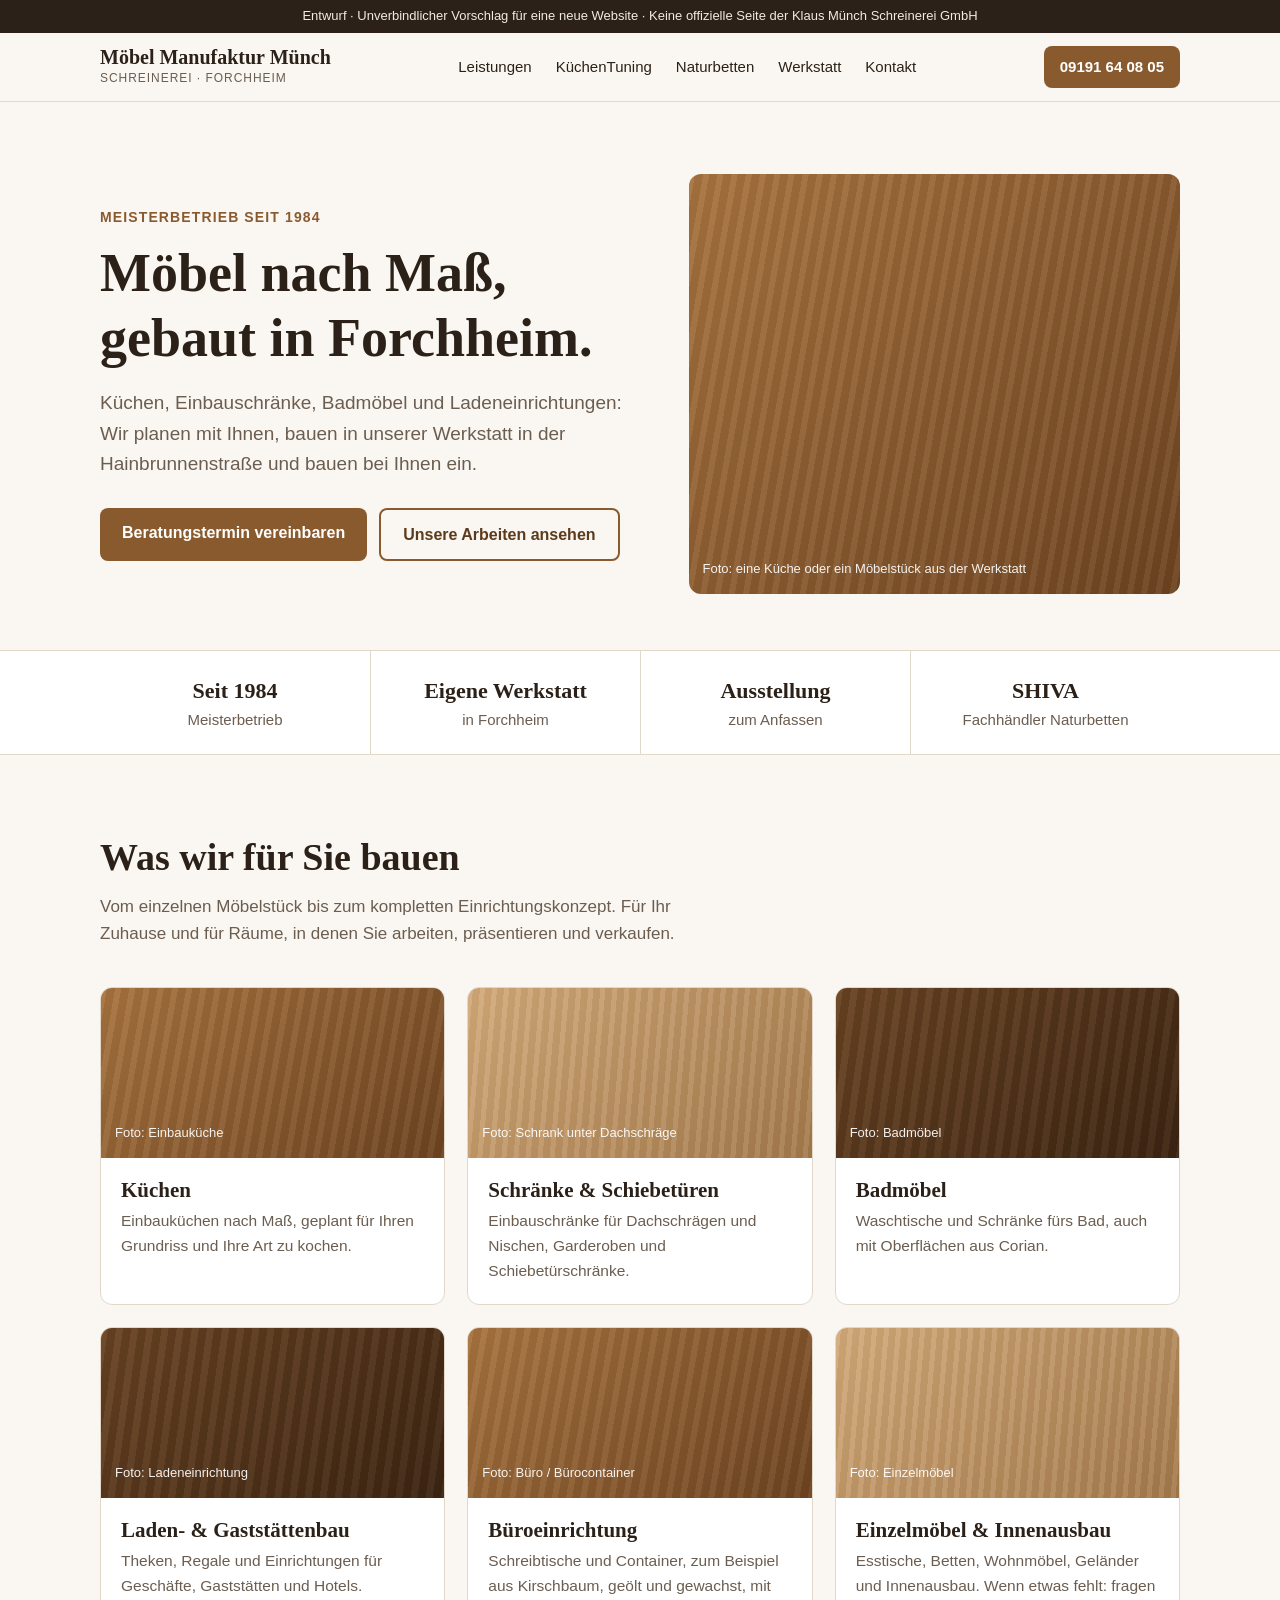
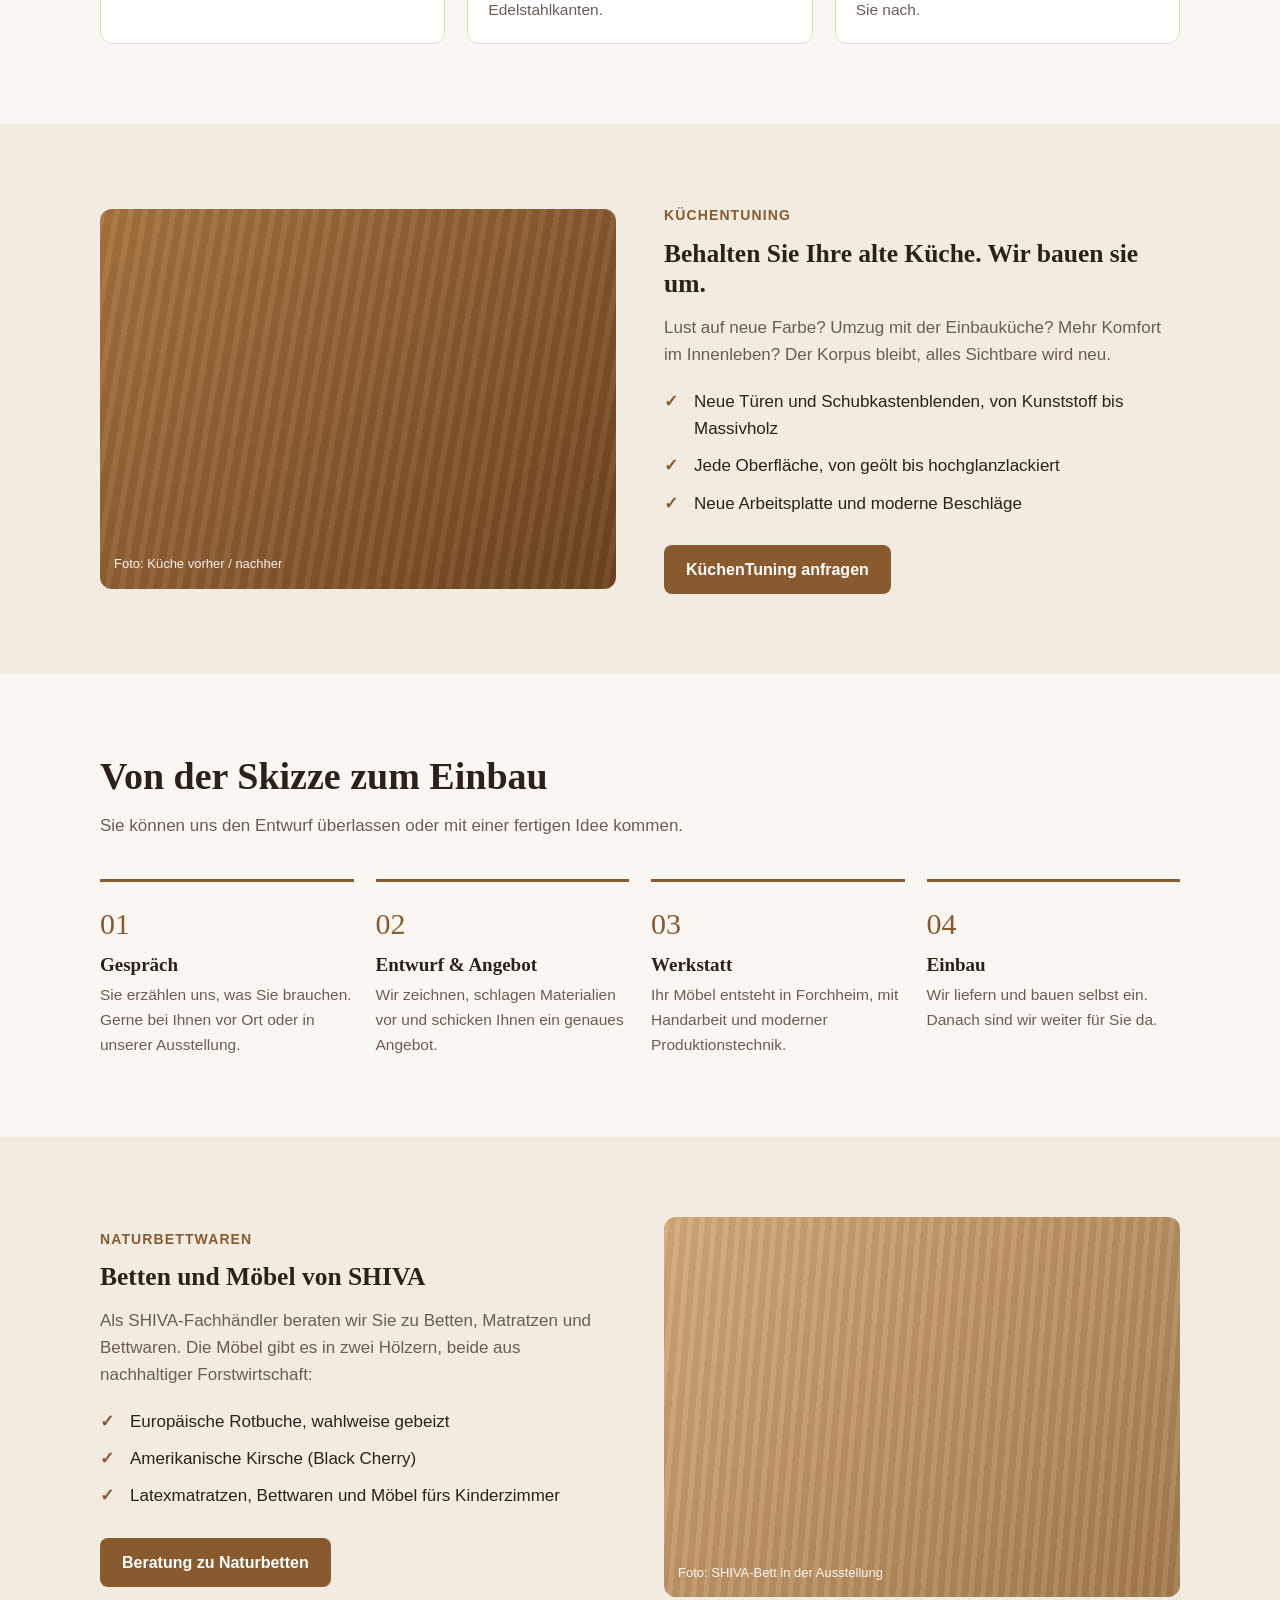
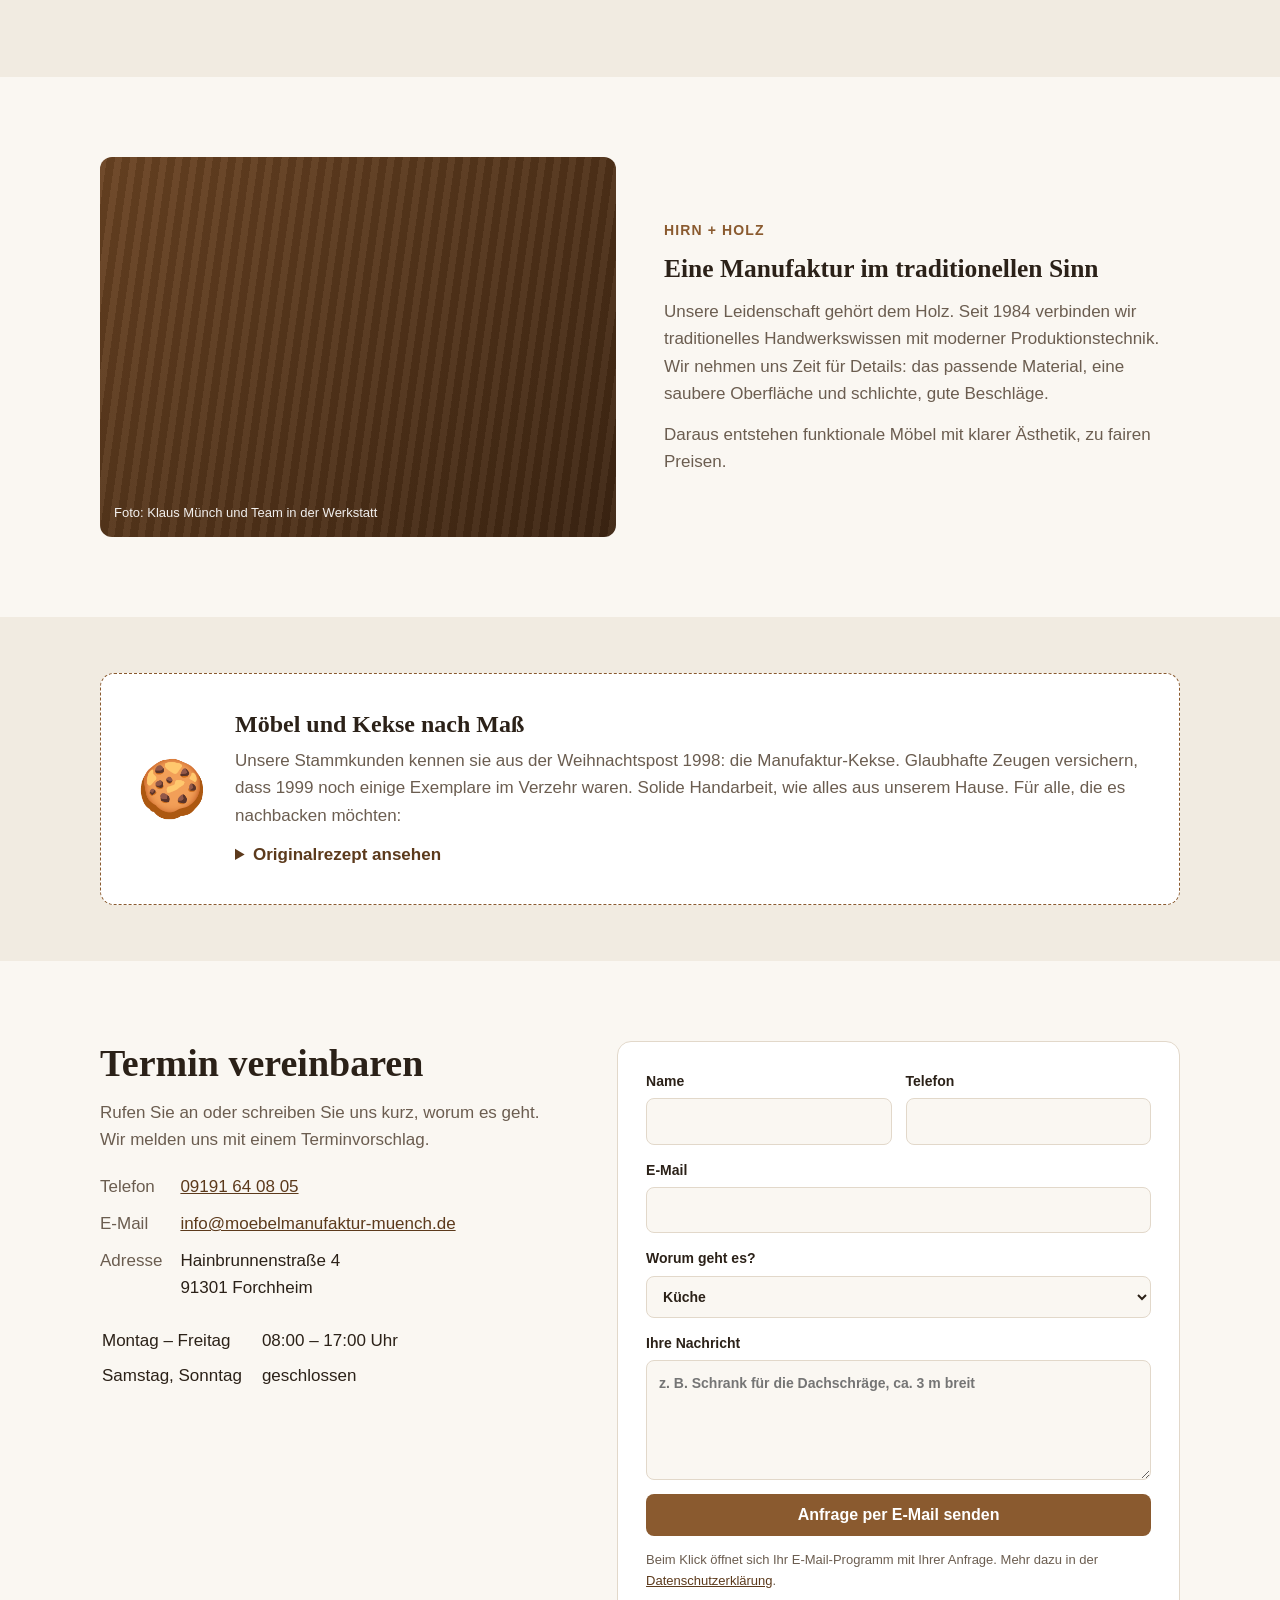
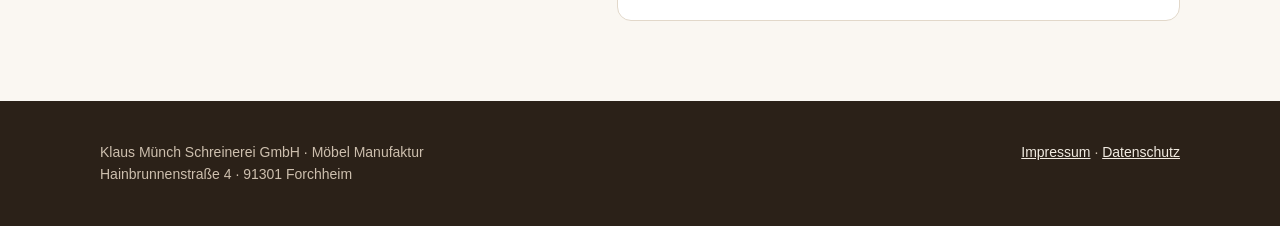
<file: kunden/demos/muench/index.html>
<!doctype html>
<html lang="de">
<head>
<meta charset="utf-8">
<meta name="viewport" content="width=device-width, initial-scale=1">
<title>Möbel Manufaktur Münch – Schreinerei in Forchheim</title>
<meta name="description" content="Meisterbetrieb seit 1984: Möbel nach Maß, Küchen, KüchenTuning, Badmöbel und Ladeneinrichtungen aus unserer Werkstatt in Forchheim.">
<!-- ENTWURF: Demo-Website, keine offizielle Seite der Firma -->
<link rel="stylesheet" href="style.css">
<!-- Seiten-Icon im Browser-Tab (Buchstabe M auf Holzfarbe) -->
<link rel="icon" href="data:image/svg+xml,%3Csvg xmlns='http://www.w3.org/2000/svg' viewBox='0 0 64 64'%3E%3Crect width='64' height='64' rx='12' fill='%238a5a2f'/%3E%3Ctext x='32' y='45' font-family='Georgia,serif' font-size='38' font-weight='700' fill='%23faf7f2' text-anchor='middle'%3EM%3C/text%3E%3C/svg%3E">
<!-- Vorschau beim Teilen (WhatsApp, Facebook usw.) -->
<meta property="og:title" content="Möbel Manufaktur Münch – Schreinerei in Forchheim">
<meta property="og:description" content="Meisterbetrieb seit 1984: Möbel nach Maß, Küchen, KüchenTuning und Badmöbel aus Forchheim.">
<meta property="og:type" content="website">
<!-- Infos für Google (Adresse, Telefon, Öffnungszeiten) -->
<script type="application/ld+json">
{
  "@context": "https://schema.org",
  "@type": "HomeAndConstructionBusiness",
  "name": "Klaus Münch Schreinerei GmbH – Möbel Manufaktur",
  "url": "https://www.moebelmanufaktur-muench.de/",
  "telephone": "+49 9191 640805",
  "email": "info@moebelmanufaktur-muench.de",
  "foundingDate": "1984",
  "address": {
    "@type": "PostalAddress",
    "streetAddress": "Hainbrunnenstraße 4",
    "postalCode": "91301",
    "addressLocality": "Forchheim",
    "addressCountry": "DE"
  },
  "openingHoursSpecification": [{
    "@type": "OpeningHoursSpecification",
    "dayOfWeek": ["Monday", "Tuesday", "Wednesday", "Thursday", "Friday"],
    "opens": "08:00",
    "closes": "17:00"
  }]
}
</script>
</head>
<body>

<div class="demo-note">Entwurf · Unverbindlicher Vorschlag für eine neue Website · Keine offizielle Seite der Klaus Münch Schreinerei GmbH</div>

<header>
  <div class="wrap nav">
    <a class="logo" href="#top"><strong>Möbel Manufaktur Münch</strong><span>Schreinerei · Forchheim</span></a>
    <button class="menu-btn" aria-expanded="false" aria-controls="menu" onclick="toggleMenu(this)">☰ Menü</button>
    <ul class="menu" id="menu">
      <li><a href="#leistungen">Leistungen</a></li>
      <li><a href="#kuechentuning">KüchenTuning</a></li>
      <li><a href="#naturbetten">Naturbetten</a></li>
      <li><a href="#werkstatt">Werkstatt</a></li>
      <li><a href="#kontakt">Kontakt</a></li>
    </ul>
    <a class="btn" href="tel:+499191640805">09191 64 08 05</a>
  </div>
</header>

<main id="top">

  <!-- Startbereich -->
  <section class="hero">
    <div class="wrap hero-grid">
      <div>
        <p class="eyebrow">Meisterbetrieb seit 1984</p>
        <h1>Möbel nach Maß, gebaut in Forchheim.</h1>
        <p class="lead">Küchen, Einbauschränke, Badmöbel und Ladeneinrichtungen: Wir planen mit Ihnen, bauen in unserer Werkstatt in der Hainbrunnenstraße und bauen bei Ihnen ein.</p>
        <div class="actions">
          <a class="btn" href="#kontakt">Beratungstermin vereinbaren</a>
          <a class="btn btn-ghost" href="#leistungen">Unsere Arbeiten ansehen</a>
        </div>
      </div>
      <div class="photo">Foto: eine Küche oder ein Möbelstück aus der Werkstatt</div>
    </div>
  </section>

  <!-- Fakten -->
  <div class="facts">
    <ul class="wrap">
      <li><b>Seit 1984</b>Meisterbetrieb</li>
      <li><b>Eigene Werkstatt</b>in Forchheim</li>
      <li><b>Ausstellung</b>zum Anfassen</li>
      <li><b>SHIVA</b>Fachhändler Naturbetten</li>
    </ul>
  </div>

  <!-- Leistungen -->
  <section id="leistungen">
    <div class="wrap">
      <div class="section-head">
        <h2>Was wir für Sie bauen</h2>
        <p>Vom einzelnen Möbelstück bis zum kompletten Einrichtungskonzept. Für Ihr Zuhause und für Räume, in denen Sie arbeiten, präsentieren und verkaufen.</p>
      </div>
      <div class="cards">
        <article class="card"><div class="photo">Foto: Einbauküche</div><div class="txt"><h3>Küchen</h3><p>Einbauküchen nach Maß, geplant für Ihren Grundriss und Ihre Art zu kochen.</p></div></article>
        <article class="card"><div class="photo light">Foto: Schrank unter Dachschräge</div><div class="txt"><h3>Schränke &amp; Schiebetüren</h3><p>Einbauschränke für Dachschrägen und Nischen, Garderoben und Schiebetürschränke.</p></div></article>
        <article class="card"><div class="photo dark">Foto: Badmöbel</div><div class="txt"><h3>Badmöbel</h3><p>Waschtische und Schränke fürs Bad, auch mit Oberflächen aus Corian.</p></div></article>
        <article class="card"><div class="photo dark">Foto: Ladeneinrichtung</div><div class="txt"><h3>Laden- &amp; Gaststättenbau</h3><p>Theken, Regale und Einrichtungen für Geschäfte, Gaststätten und Hotels.</p></div></article>
        <article class="card"><div class="photo">Foto: Büro / Bürocontainer</div><div class="txt"><h3>Büroeinrichtung</h3><p>Schreibtische und Container, zum Beispiel aus Kirschbaum, geölt und gewachst, mit Edelstahlkanten.</p></div></article>
        <article class="card"><div class="photo light">Foto: Einzelmöbel</div><div class="txt"><h3>Einzelmöbel &amp; Innenausbau</h3><p>Esstische, Betten, Wohnmöbel, Geländer und Innenausbau. Wenn etwas fehlt: fragen Sie nach.</p></div></article>
      </div>
    </div>
  </section>

  <!-- KüchenTuning -->
  <section id="kuechentuning" class="alt">
    <div class="wrap split">
      <div class="photo">Foto: Küche vorher / nachher</div>
      <div>
        <p class="eyebrow">KüchenTuning</p>
        <h2>Behalten Sie Ihre alte Küche. Wir bauen sie um.</h2>
        <p style="margin-top:14px;color:var(--muted)">Lust auf neue Farbe? Umzug mit der Einbauküche? Mehr Komfort im Innenleben? Der Korpus bleibt, alles Sichtbare wird neu.</p>
        <ul class="checks">
          <li>Neue Türen und Schubkastenblenden, von Kunststoff bis Massivholz</li>
          <li>Jede Oberfläche, von geölt bis hochglanzlackiert</li>
          <li>Neue Arbeitsplatte und moderne Beschläge</li>
        </ul>
        <a class="btn" href="#kontakt">KüchenTuning anfragen</a>
      </div>
    </div>
  </section>

  <!-- Ablauf -->
  <section>
    <div class="wrap">
      <div class="section-head">
        <h2>Von der Skizze zum Einbau</h2>
        <p>Sie können uns den Entwurf überlassen oder mit einer fertigen Idee kommen.</p>
      </div>
      <div class="steps">
        <div class="step"><h3>Gespräch</h3><p>Sie erzählen uns, was Sie brauchen. Gerne bei Ihnen vor Ort oder in unserer Ausstellung.</p></div>
        <div class="step"><h3>Entwurf &amp; Angebot</h3><p>Wir zeichnen, schlagen Materialien vor und schicken Ihnen ein genaues Angebot.</p></div>
        <div class="step"><h3>Werkstatt</h3><p>Ihr Möbel entsteht in Forchheim, mit Handarbeit und moderner Produktionstechnik.</p></div>
        <div class="step"><h3>Einbau</h3><p>Wir liefern und bauen selbst ein. Danach sind wir weiter für Sie da.</p></div>
      </div>
    </div>
  </section>

  <!-- Naturbetten -->
  <section id="naturbetten" class="alt">
    <div class="wrap split">
      <div>
        <p class="eyebrow">Naturbettwaren</p>
        <h2>Betten und Möbel von SHIVA</h2>
        <p style="margin-top:14px;color:var(--muted)">Als SHIVA-Fachhändler beraten wir Sie zu Betten, Matratzen und Bettwaren. Die Möbel gibt es in zwei Hölzern, beide aus nachhaltiger Forstwirtschaft:</p>
        <ul class="checks">
          <li>Europäische Rotbuche, wahlweise gebeizt</li>
          <li>Amerikanische Kirsche (Black Cherry)</li>
          <li>Latexmatratzen, Bettwaren und Möbel fürs Kinderzimmer</li>
        </ul>
        <a class="btn" href="#kontakt">Beratung zu Naturbetten</a>
      </div>
      <div class="photo light">Foto: SHIVA-Bett in der Ausstellung</div>
    </div>
  </section>

  <!-- Werkstatt / Über uns -->
  <section id="werkstatt">
    <div class="wrap split">
      <div class="photo dark">Foto: Klaus Münch und Team in der Werkstatt</div>
      <div>
        <p class="eyebrow">Hirn + Holz</p>
        <h2>Eine Manufaktur im traditionellen Sinn</h2>
        <p style="margin-top:14px;color:var(--muted)">Unsere Leidenschaft gehört dem Holz. Seit 1984 verbinden wir traditionelles Handwerkswissen mit moderner Produktionstechnik. Wir nehmen uns Zeit für Details: das passende Material, eine saubere Oberfläche und schlichte, gute Beschläge.</p>
        <p style="margin-top:14px;color:var(--muted)">Daraus entstehen funktionale Möbel mit klarer Ästhetik, zu fairen Preisen.</p>
      </div>
    </div>
  </section>

  <!-- Kekse: die alte Geschichte bleibt erhalten -->
  <section class="alt" style="padding-top:56px;padding-bottom:56px">
    <div class="wrap">
      <div class="cookie">
        <div class="icon">🍪</div>
        <div>
          <h3>Möbel und Kekse nach Maß</h3>
          <p>Unsere Stammkunden kennen sie aus der Weihnachtspost 1998: die Manufaktur-Kekse. Glaubhafte Zeugen versichern, dass 1999 noch einige Exemplare im Verzehr waren. Solide Handarbeit, wie alles aus unserem Hause. Für alle, die es nachbacken möchten:</p>
          <details class="recipe">
            <summary>Originalrezept ansehen</summary>
            <div class="photo light">Bild: Originalrezept (rezept.jpg von der bisherigen Website)</div>
          </details>
        </div>
      </div>
    </div>
  </section>

  <!-- Kontakt -->
  <section id="kontakt">
    <div class="wrap contact">
      <div>
        <div class="section-head" style="margin-bottom:0">
          <h2>Termin vereinbaren</h2>
          <p>Rufen Sie an oder schreiben Sie uns kurz, worum es geht. Wir melden uns mit einem Terminvorschlag.</p>
        </div>
        <dl>
          <dt>Telefon</dt><dd><a href="tel:+499191640805">09191 64 08 05</a></dd>
          <dt>E-Mail</dt><dd><a href="mailto:info@moebelmanufaktur-muench.de">info@moebelmanufaktur-muench.de</a></dd>
          <dt>Adresse</dt><dd>Hainbrunnenstraße 4<br>91301 Forchheim</dd>
        </dl>
        <table class="hours">
          <tr><td>Montag – Freitag</td><td>08:00 – 17:00 Uhr</td></tr>
          <tr><td>Samstag, Sonntag</td><td>geschlossen</td></tr>
        </table>
      </div>
      <!-- Formular öffnet das E-Mail-Programm mit fertig ausgefülltem Text.
           Vorteil: Kein Server nötig, keine Daten bei Dritten. -->
      <form id="anfrage" onsubmit="sendMail(event)">
        <div class="row">
          <label>Name<input name="name" required autocomplete="name"></label>
          <label>Telefon<input name="tel" type="tel" autocomplete="tel"></label>
        </div>
        <label>E-Mail<input name="email" type="email" required autocomplete="email"></label>
        <label>Worum geht es?
          <select name="thema">
            <option>Küche</option><option>KüchenTuning</option><option>Schrank / Einbaumöbel</option>
            <option>Badmöbel</option><option>Laden, Büro, Gaststätte</option><option>Naturbetten (SHIVA)</option><option>Etwas anderes</option>
          </select>
        </label>
        <label>Ihre Nachricht<textarea name="nachricht" placeholder="z. B. Schrank für die Dachschräge, ca. 3 m breit"></textarea></label>
        <button class="btn" type="submit">Anfrage per E-Mail senden</button>
        <p class="small">Beim Klick öffnet sich Ihr E-Mail-Programm mit Ihrer Anfrage. Mehr dazu in der <a href="datenschutz.html">Datenschutzerklärung</a>.</p>
      </form>
    </div>
  </section>

</main>

<footer>
  <div class="wrap">
    <div>Klaus Münch Schreinerei GmbH · Möbel Manufaktur<br>Hainbrunnenstraße 4 · 91301 Forchheim</div>
    <div><a href="impressum.html">Impressum</a> · <a href="datenschutz.html">Datenschutz</a></div>
  </div>
</footer>

<script>
  // Handy-Menü auf- und zuklappen
  function toggleMenu(btn) {
    const menu = document.getElementById('menu');
    const open = menu.classList.toggle('open');
    btn.setAttribute('aria-expanded', open);
  }
  // Menü schließen, wenn ein Link angeklickt wird
  document.querySelectorAll('#menu a').forEach(a => a.addEventListener('click', () => {
    document.getElementById('menu').classList.remove('open');
  }));

  // Formular: baut eine E-Mail zusammen und öffnet das Mailprogramm
  function sendMail(e) {
    e.preventDefault();
    // Achtung: f.name wäre der Name des Formulars, darum f.elements[...]
    const f = e.target.elements;
    const text =
      'Name: ' + f['name'].value + '\n' +
      'Telefon: ' + f['tel'].value + '\n' +
      'E-Mail: ' + f['email'].value + '\n' +
      'Thema: ' + f['thema'].value + '\n\n' +
      f['nachricht'].value;
    const betreff = 'Anfrage über die Website: ' + f['thema'].value;
    window.location.href = 'mailto:info@moebelmanufaktur-muench.de'
      + '?subject=' + encodeURIComponent(betreff)
      + '&body=' + encodeURIComponent(text);
  }
</script>

<div class="callbar">
  <a href="tel:+499191640805">Anrufen</a>
  <a href="#kontakt">Termin anfragen</a>
</div>

</body>
</html>
</file>
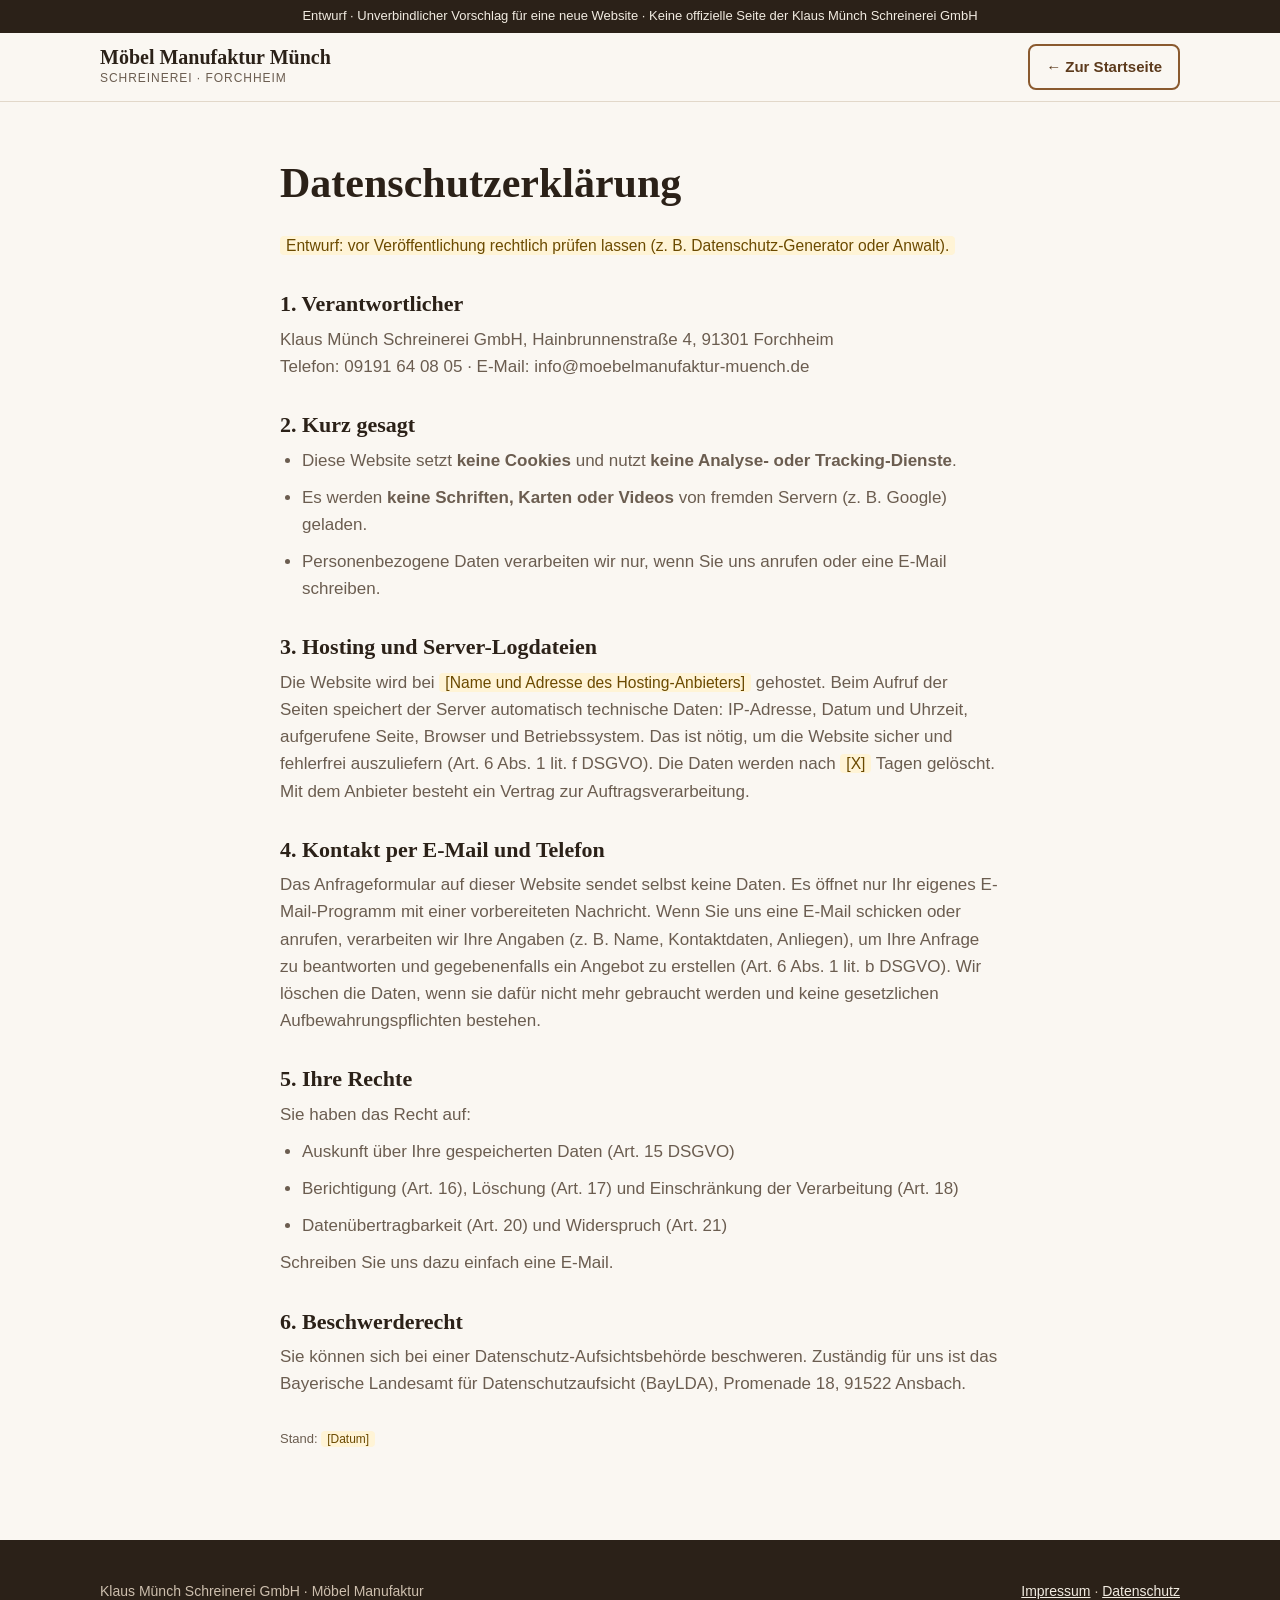
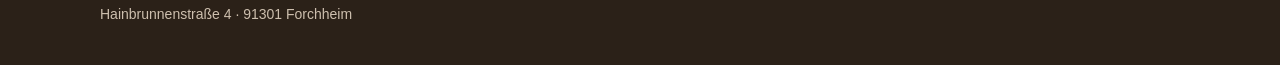
<file: kunden/demos/muench/datenschutz.html>
<!doctype html>
<html lang="de">
<head>
<meta charset="utf-8">
<meta name="viewport" content="width=device-width, initial-scale=1">
<title>Datenschutz – Möbel Manufaktur Münch</title>
<meta name="robots" content="noindex">
<link rel="stylesheet" href="style.css">
</head>
<body>

<div class="demo-note">Entwurf · Unverbindlicher Vorschlag für eine neue Website · Keine offizielle Seite der Klaus Münch Schreinerei GmbH</div>

<header>
  <div class="wrap nav">
    <a class="logo" href="index.html"><strong>Möbel Manufaktur Münch</strong><span>Schreinerei · Forchheim</span></a>
    <a class="btn btn-ghost" href="index.html">← Zur Startseite</a>
  </div>
</header>

<main class="legal">
  <h1>Datenschutzerklärung</h1>
  <p><span class="todo">Entwurf: vor Veröffentlichung rechtlich prüfen lassen (z. B. Datenschutz-Generator oder Anwalt).</span></p>

  <h2>1. Verantwortlicher</h2>
  <p>Klaus Münch Schreinerei GmbH, Hainbrunnenstraße 4, 91301 Forchheim<br>
  Telefon: 09191 64 08 05 · E-Mail: info@moebelmanufaktur-muench.de</p>

  <h2>2. Kurz gesagt</h2>
  <ul>
    <li>Diese Website setzt <strong>keine Cookies</strong> und nutzt <strong>keine Analyse- oder Tracking-Dienste</strong>.</li>
    <li>Es werden <strong>keine Schriften, Karten oder Videos</strong> von fremden Servern (z. B. Google) geladen.</li>
    <li>Personenbezogene Daten verarbeiten wir nur, wenn Sie uns anrufen oder eine E-Mail schreiben.</li>
  </ul>

  <h2>3. Hosting und Server-Logdateien</h2>
  <p>Die Website wird bei <span class="todo">[Name und Adresse des Hosting-Anbieters]</span> gehostet. Beim Aufruf der Seiten speichert der Server automatisch technische Daten: IP-Adresse, Datum und Uhrzeit, aufgerufene Seite, Browser und Betriebssystem. Das ist nötig, um die Website sicher und fehlerfrei auszuliefern (Art. 6 Abs. 1 lit. f DSGVO). Die Daten werden nach <span class="todo">[X]</span> Tagen gelöscht. Mit dem Anbieter besteht ein Vertrag zur Auftragsverarbeitung.</p>

  <h2>4. Kontakt per E-Mail und Telefon</h2>
  <p>Das Anfrageformular auf dieser Website sendet selbst keine Daten. Es öffnet nur Ihr eigenes E-Mail-Programm mit einer vorbereiteten Nachricht. Wenn Sie uns eine E-Mail schicken oder anrufen, verarbeiten wir Ihre Angaben (z. B. Name, Kontaktdaten, Anliegen), um Ihre Anfrage zu beantworten und gegebenenfalls ein Angebot zu erstellen (Art. 6 Abs. 1 lit. b DSGVO). Wir löschen die Daten, wenn sie dafür nicht mehr gebraucht werden und keine gesetzlichen Aufbewahrungspflichten bestehen.</p>

  <h2>5. Ihre Rechte</h2>
  <p>Sie haben das Recht auf:</p>
  <ul>
    <li>Auskunft über Ihre gespeicherten Daten (Art. 15 DSGVO)</li>
    <li>Berichtigung (Art. 16), Löschung (Art. 17) und Einschränkung der Verarbeitung (Art. 18)</li>
    <li>Datenübertragbarkeit (Art. 20) und Widerspruch (Art. 21)</li>
  </ul>
  <p>Schreiben Sie uns dazu einfach eine E-Mail.</p>

  <h2>6. Beschwerderecht</h2>
  <p>Sie können sich bei einer Datenschutz-Aufsichtsbehörde beschweren. Zuständig für uns ist das Bayerische Landesamt für Datenschutzaufsicht (BayLDA), Promenade 18, 91522 Ansbach.</p>

  <p class="small" style="margin-top:32px">Stand: <span class="todo">[Datum]</span></p>
</main>

<footer>
  <div class="wrap">
    <div>Klaus Münch Schreinerei GmbH · Möbel Manufaktur<br>Hainbrunnenstraße 4 · 91301 Forchheim</div>
    <div><a href="impressum.html">Impressum</a> · <a href="datenschutz.html">Datenschutz</a></div>
  </div>
</footer>

</body>
</html>
</file>
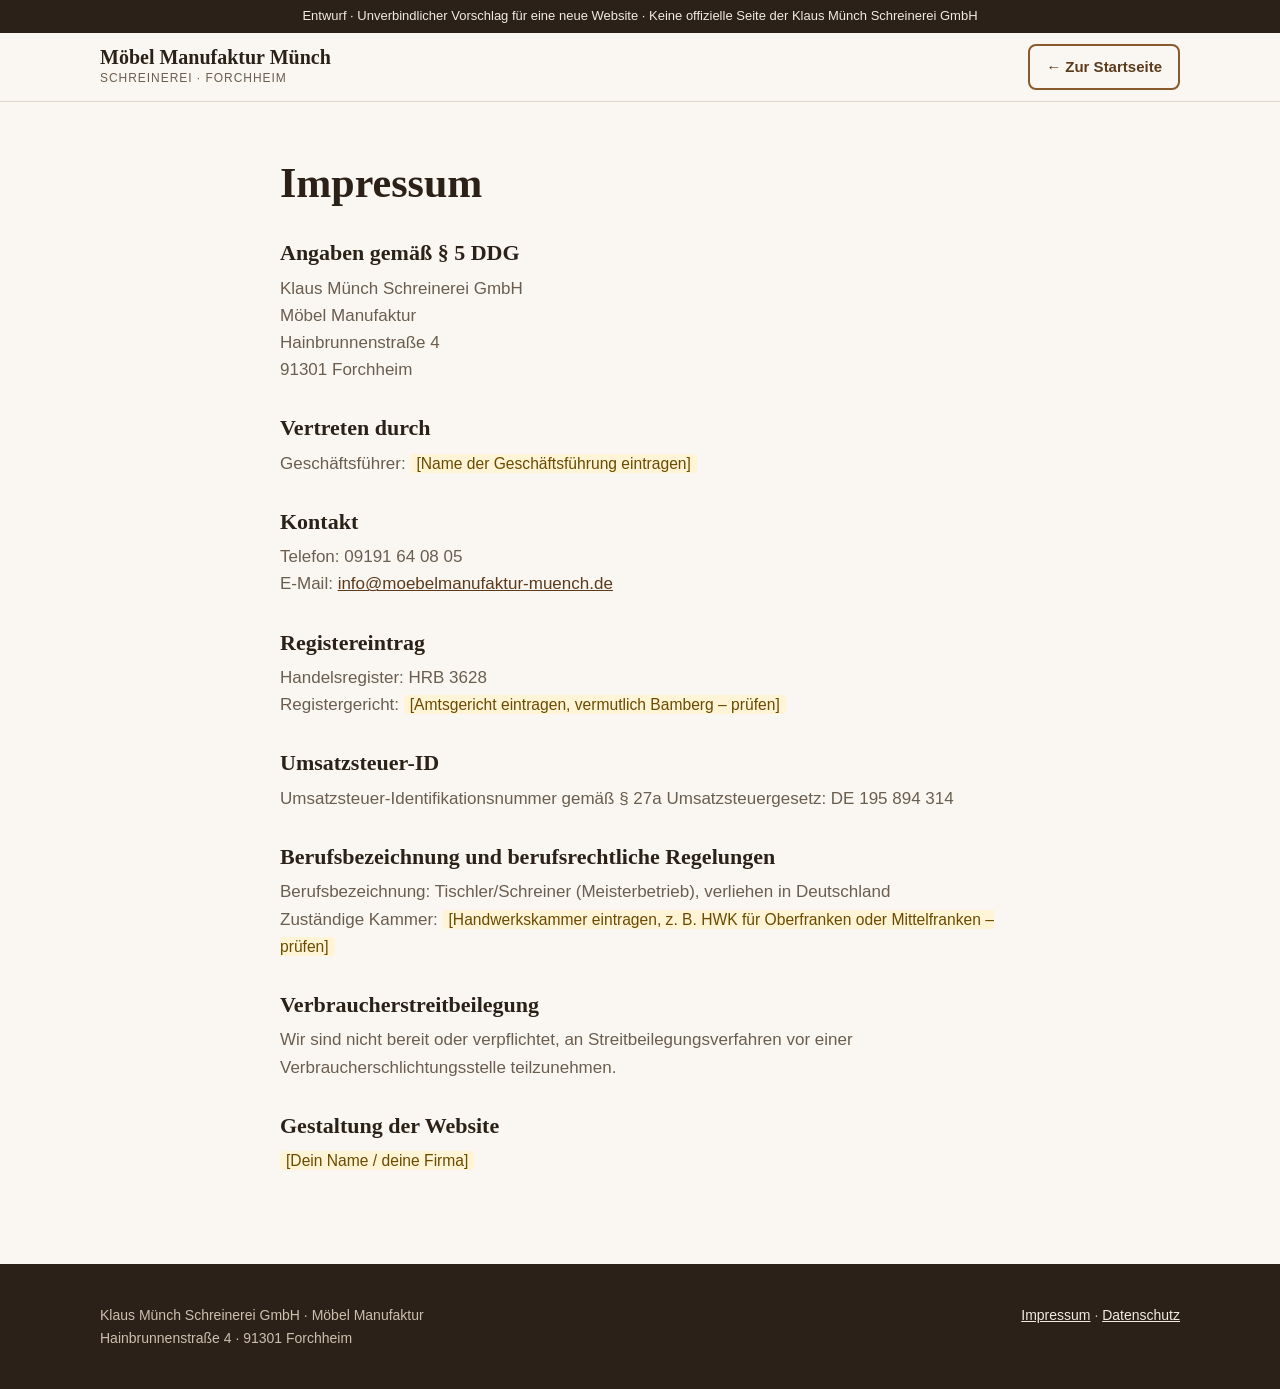
<file: kunden/demos/muench/impressum.html>
<!doctype html>
<html lang="de">
<head>
<meta charset="utf-8">
<meta name="viewport" content="width=device-width, initial-scale=1">
<title>Impressum – Möbel Manufaktur Münch</title>
<meta name="robots" content="noindex">
<link rel="stylesheet" href="style.css">
</head>
<body>

<div class="demo-note">Entwurf · Unverbindlicher Vorschlag für eine neue Website · Keine offizielle Seite der Klaus Münch Schreinerei GmbH</div>

<header>
  <div class="wrap nav">
    <a class="logo" href="index.html"><strong>Möbel Manufaktur Münch</strong><span>Schreinerei · Forchheim</span></a>
    <a class="btn btn-ghost" href="index.html">← Zur Startseite</a>
  </div>
</header>

<main class="legal">
  <h1>Impressum</h1>

  <h2>Angaben gemäß § 5 DDG</h2>
  <p>Klaus Münch Schreinerei GmbH<br>Möbel Manufaktur<br>Hainbrunnenstraße 4<br>91301 Forchheim</p>

  <h2>Vertreten durch</h2>
  <p>Geschäftsführer: <span class="todo">[Name der Geschäftsführung eintragen]</span></p>

  <h2>Kontakt</h2>
  <p>Telefon: 09191 64 08 05<br>E-Mail: <a href="mailto:info@moebelmanufaktur-muench.de">info@moebelmanufaktur-muench.de</a></p>

  <h2>Registereintrag</h2>
  <p>Handelsregister: HRB 3628<br>Registergericht: <span class="todo">[Amtsgericht eintragen, vermutlich Bamberg – prüfen]</span></p>

  <h2>Umsatzsteuer-ID</h2>
  <p>Umsatzsteuer-Identifikationsnummer gemäß § 27a Umsatzsteuergesetz: DE 195 894 314</p>

  <h2>Berufsbezeichnung und berufsrechtliche Regelungen</h2>
  <p>Berufsbezeichnung: Tischler/Schreiner (Meisterbetrieb), verliehen in Deutschland<br>
  Zuständige Kammer: <span class="todo">[Handwerkskammer eintragen, z. B. HWK für Oberfranken oder Mittelfranken – prüfen]</span></p>

  <h2>Verbraucherstreitbeilegung</h2>
  <p>Wir sind nicht bereit oder verpflichtet, an Streitbeilegungsverfahren vor einer Verbraucherschlichtungsstelle teilzunehmen.</p>

  <h2>Gestaltung der Website</h2>
  <p><span class="todo">[Dein Name / deine Firma]</span></p>
</main>

<footer>
  <div class="wrap">
    <div>Klaus Münch Schreinerei GmbH · Möbel Manufaktur<br>Hainbrunnenstraße 4 · 91301 Forchheim</div>
    <div><a href="impressum.html">Impressum</a> · <a href="datenschutz.html">Datenschutz</a></div>
  </div>
</footer>

</body>
</html>
</file>
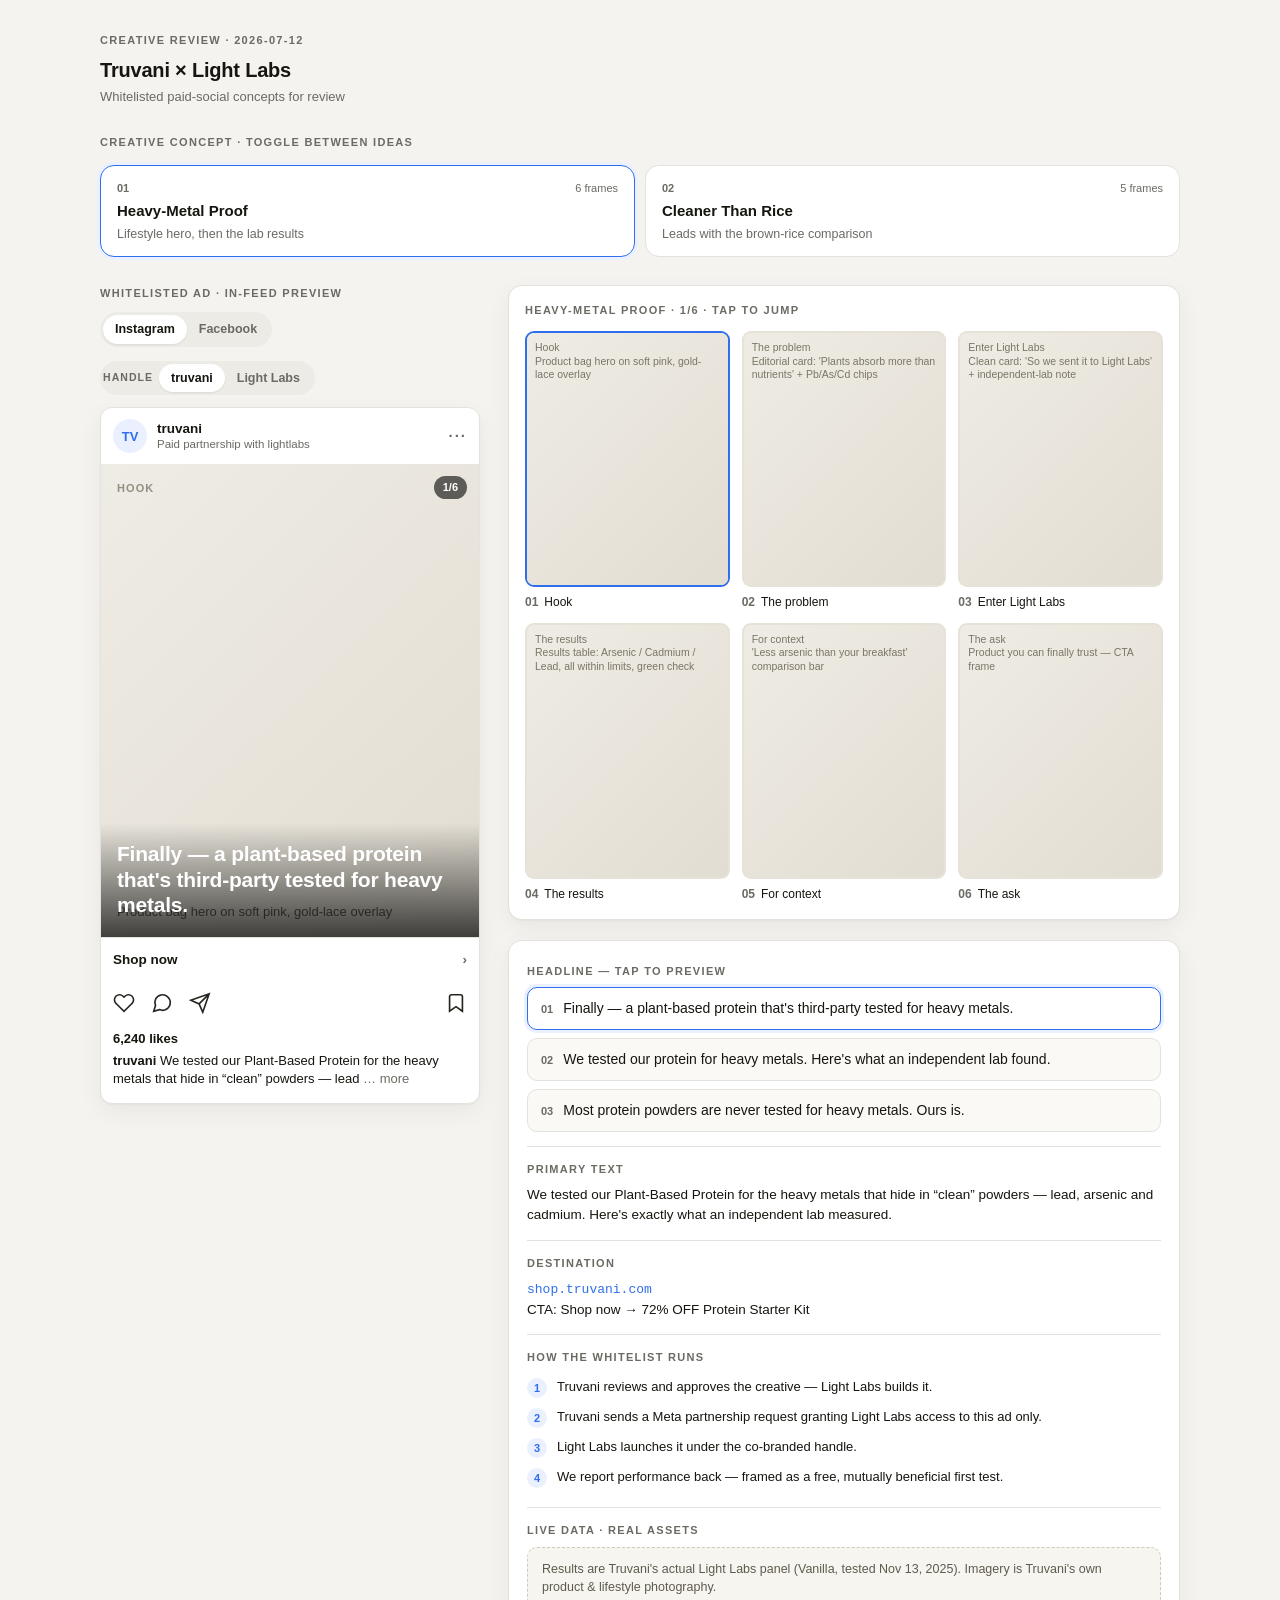
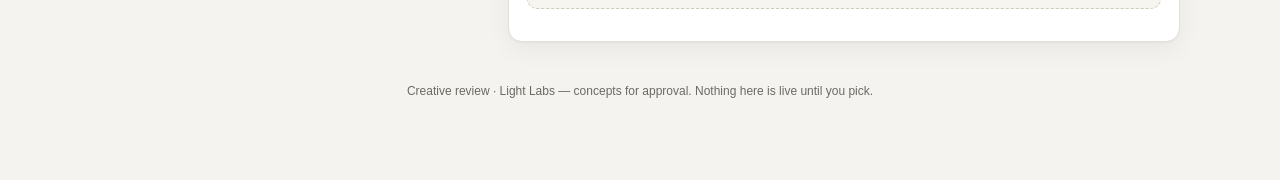
<file: .claude/skills/ad-creative/assets/creative-review-template.html>
<!DOCTYPE html>
<!--
  Creative Review Page — a shareable ad-creative approval artifact.

  HOW TO USE (agents): replace the JSON inside <script id="review-data"> below
  with the real project. Everything else renders from it. The file is
  self-contained — no build, no network, no dependencies. Open it in a browser,
  host it on any static host (Vercel/Netlify/GitHub Pages), or hand off the
  single .html file.

  THE DATA BLOCK IS JSON, NOT JAVASCRIPT:
    - double-quoted keys and strings, no comments, no trailing commas
    - it is inert data (parsed with JSON.parse), so a value can never execute
    - SECURITY: escape every literal "<" in your text values as \u003c so a
      value like "</script>" can never break out of the tag. All values are
      also HTML-escaped again at render time.

  DATA SHAPE — see references/creative-review-page.md for the annotated spec.
  Images: each frame's "image" may be a local path/file URL or a data URI.
  Remote and protocol-relative URLs are blocked; package images with the page.
  If omitted (or the file is missing), a placeholder shows the frame label +
  the image prompt — use this for concepts not yet rendered to image.
-->
<html lang="en">
<head>
<meta charset="utf-8" />
<meta name="viewport" content="width=device-width, initial-scale=1" />
<title>Creative Review</title>
<style>
  :root {
    --bg: #f4f3f0; --card: #ffffff; --ink: #16150f; --muted: #6b6a63;
    --line: #e4e2dc; --accent: #2f6fed; --accent-soft: #eaf0fe;
    --radius: 14px; --shadow: 0 1px 2px rgba(0,0,0,.04), 0 8px 24px rgba(0,0,0,.05);
  }
  * { box-sizing: border-box; }
  body { margin: 0; background: var(--bg); color: var(--ink);
    font: 15px/1.5 -apple-system, BlinkMacSystemFont, "Segoe UI", Roboto, Helvetica, Arial, sans-serif;
    -webkit-font-smoothing: antialiased; }
  .wrap { max-width: 1120px; margin: 0 auto; padding: 32px 20px 80px; }
  .eyebrow { font-size: 11px; font-weight: 700; letter-spacing: .12em; text-transform: uppercase; color: var(--muted); }
  a { color: var(--accent); }

  header.project { margin-bottom: 28px; }
  header.project h1 { font-size: 20px; margin: 6px 0 2px; letter-spacing: -.01em; }
  header.project .sub { color: var(--muted); font-size: 13px; }

  .concepts { display: grid; grid-template-columns: repeat(auto-fit, minmax(210px, 1fr)); gap: 10px; margin: 14px 0 28px; }
  .concept { text-align: left; background: var(--card); border: 1.5px solid var(--line); border-radius: var(--radius);
    padding: 14px 16px; cursor: pointer; transition: border-color .12s, box-shadow .12s; font: inherit; color: inherit; }
  .concept:hover { border-color: #cfcdc6; }
  .concept[aria-pressed="true"] { border-color: var(--accent); box-shadow: 0 0 0 3px var(--accent-soft); background: #fff; }
  .concept .row1 { display: flex; align-items: baseline; justify-content: space-between; gap: 8px; }
  .concept .num { font-size: 11px; font-weight: 700; color: var(--muted); }
  .concept .frames { font-size: 11px; color: var(--muted); }
  .concept .name { font-weight: 650; font-size: 15px; margin: 4px 0 3px; }
  .concept .tag { font-size: 12.5px; color: var(--muted); line-height: 1.35; }

  .grid { display: grid; grid-template-columns: minmax(0, 380px) minmax(0, 1fr); gap: 28px; align-items: start; }
  @media (max-width: 860px) { .grid { grid-template-columns: 1fr; } }
  .col-label { margin-bottom: 10px; }

  .toggles { display: flex; flex-wrap: wrap; gap: 14px; margin-bottom: 12px; }
  .seg { display: inline-flex; background: #ecebe6; border-radius: 999px; padding: 3px; }
  .seg button { border: 0; background: transparent; font: inherit; font-size: 12.5px; font-weight: 600; color: var(--muted);
    padding: 5px 12px; border-radius: 999px; cursor: pointer; }
  .seg button[aria-pressed="true"] { background: #fff; color: var(--ink); box-shadow: 0 1px 2px rgba(0,0,0,.08); }
  .seg .lbl { align-self: center; font-size: 10.5px; font-weight: 700; letter-spacing: .1em; text-transform: uppercase; color: var(--muted); margin-right: 6px; }

  .post { background: var(--card); border: 1px solid var(--line); border-radius: 12px; overflow: hidden; box-shadow: var(--shadow); }
  .post .top { display: flex; align-items: center; gap: 10px; padding: 11px 12px; }
  .post .avatar { width: 34px; height: 34px; border-radius: 50%; background: var(--accent-soft); color: var(--accent);
    display: grid; place-items: center; font-weight: 700; font-size: 13px; overflow: hidden; flex: none; }
  .post .avatar img { width: 100%; height: 100%; object-fit: cover; }
  .post .who { line-height: 1.2; }
  .post .who .name { font-weight: 650; font-size: 13.5px; }
  .post .who .partner { font-size: 11.5px; color: var(--muted); }
  .post .dots { margin-left: auto; color: var(--muted); font-weight: 700; letter-spacing: 2px; }
  .frame { position: relative; aspect-ratio: 4/5; background: #ded9d0; display: grid; }
  .frame img { width: 100%; height: 100%; object-fit: cover; grid-area: 1/1; z-index: 1; }
  .frame .ph { grid-area: 1/1; display: flex; flex-direction: column; justify-content: space-between; padding: 16px;
    background: linear-gradient(135deg,#efece5,#e2ddd2); }
  .frame .ph .plabel { font-size: 11px; font-weight: 700; letter-spacing: .1em; text-transform: uppercase; color: #948e80; }
  .frame .ph .pprompt { font-size: 13px; color: #5f5a4e; line-height: 1.4; }
  .frame .badge { position: absolute; top: 12px; left: 12px; z-index: 2; background: rgba(255,255,255,.92);
    font-size: 11.5px; font-weight: 600; padding: 5px 10px; border-radius: 999px; display: flex; align-items: center; gap: 5px; }
  .frame .counter { position: absolute; top: 12px; right: 12px; z-index: 2; background: rgba(0,0,0,.6); color: #fff; font-size: 11px;
    font-weight: 600; padding: 3px 9px; border-radius: 999px; }
  .frame .headline { position: absolute; left: 0; right: 0; bottom: 0; z-index: 2; padding: 18px 16px 20px; color: #fff;
    font-size: 21px; font-weight: 700; line-height: 1.2; letter-spacing: -.01em;
    background: linear-gradient(to top, rgba(0,0,0,.72), rgba(0,0,0,0)); }
  .frame .headline.light { color: var(--ink); background: linear-gradient(to top, rgba(255,255,255,.85), rgba(255,255,255,0)); }

  /* Instagram chrome */
  .ig-cta { display: flex; align-items: center; justify-content: space-between; padding: 12px; border-top: 1px solid var(--line);
    font-weight: 600; font-size: 13.5px; }
  .ig-cta .chev { color: var(--muted); }
  .ig-actions { display: flex; gap: 16px; padding: 10px 12px 2px; color: #26251f; }
  .ig-actions svg { width: 22px; height: 22px; }
  .ig-actions .save { margin-left: auto; }
  .likes { padding: 6px 12px 2px; font-weight: 650; font-size: 13px; }
  .caption { padding: 2px 12px 14px; font-size: 13px; line-height: 1.4; }
  .caption .h { font-weight: 650; }
  .caption .more { color: var(--muted); }

  /* Facebook chrome — link card below image + text actions */
  .fb-card { display: flex; align-items: center; gap: 12px; padding: 12px; background: #f3f4f6; border-top: 1px solid var(--line); }
  .fb-card .meta { min-width: 0; flex: 1; }
  .fb-card .dom { font-size: 11px; letter-spacing: .04em; text-transform: uppercase; color: var(--muted); }
  .fb-card .hl { font-size: 14px; font-weight: 650; line-height: 1.25; margin-top: 2px; overflow: hidden; }
  .fb-card .btn { flex: none; background: #e4e6eb; color: #050505; font-weight: 650; font-size: 12.5px; padding: 8px 14px; border-radius: 7px; }
  .fb-actions { display: flex; padding: 4px 12px; border-top: 1px solid var(--line); }
  .fb-actions span { flex: 1; text-align: center; padding: 8px 0; font-size: 13px; font-weight: 600; color: var(--muted); }

  .board { background: var(--card); border: 1px solid var(--line); border-radius: var(--radius); padding: 16px; box-shadow: var(--shadow); margin-bottom: 20px; }
  .board .frames-grid { display: grid; grid-template-columns: repeat(3, 1fr); gap: 12px; margin-top: 12px; }
  @media (max-width: 480px) { .board .frames-grid { grid-template-columns: repeat(2, 1fr); } }
  .thumb { border: 0; background: transparent; padding: 0; cursor: pointer; text-align: left; font: inherit; color: inherit; }
  .thumb .box { aspect-ratio: 4/5; border-radius: 9px; overflow: hidden; border: 2px solid transparent; background: #e7e2d8;
    display: grid; transition: border-color .12s; }
  .thumb[aria-current="true"] .box { border-color: var(--accent); }
  .thumb .box img { width: 100%; height: 100%; object-fit: cover; grid-area: 1/1; z-index: 1; }
  .thumb .box .mini { grid-area: 1/1; padding: 8px; font-size: 10.5px; color: #7a7566; line-height: 1.3;
    background: linear-gradient(135deg,#efece5,#e2ddd2); overflow: hidden; }
  .thumb .cap { margin-top: 6px; font-size: 12px; }
  .thumb .cap .n { color: var(--muted); font-weight: 700; margin-right: 6px; }

  .copy { background: var(--card); border: 1px solid var(--line); border-radius: var(--radius); padding: 18px; box-shadow: var(--shadow); }
  .copy .block { padding: 14px 0; border-top: 1px solid var(--line); }
  .copy .block:first-of-type { border-top: 0; padding-top: 4px; }
  .headline-opt { display: flex; gap: 10px; align-items: flex-start; width: 100%; text-align: left; font: inherit; color: inherit;
    background: #faf9f6; border: 1.5px solid var(--line); border-radius: 10px; padding: 11px 13px; cursor: pointer; margin-top: 8px; }
  .headline-opt[aria-pressed="true"] { border-color: var(--accent); background: #fff; box-shadow: 0 0 0 3px var(--accent-soft); }
  .headline-opt .n { font-size: 11px; font-weight: 700; color: var(--muted); margin-top: 2px; }
  .headline-opt .t { font-size: 14px; line-height: 1.35; }
  .kv { font-size: 13.5px; line-height: 1.5; }
  .kv .dest { color: var(--accent); font-family: ui-monospace, SFMono-Regular, Menlo, monospace; font-size: 13px; }
  .steps { margin: 8px 0 0; padding: 0; list-style: none; }
  .steps li { display: flex; gap: 10px; padding: 5px 0; font-size: 13px; line-height: 1.4; }
  .steps li .i { flex: none; width: 20px; height: 20px; border-radius: 50%; background: var(--accent-soft); color: var(--accent);
    display: grid; place-items: center; font-size: 11px; font-weight: 700; }
  .grounding { background: #f6f5ef; border: 1px dashed #cfcabb; border-radius: 10px; padding: 12px 14px; font-size: 12.5px; color: #5f5a4e; line-height: 1.45; margin-top: 8px; }
  .err { background: #fbeaea; border: 1px solid #e6b7b7; color: #8a2b2b; border-radius: 10px; padding: 14px 16px; font-size: 13px; }
  footer { margin-top: 40px; text-align: center; font-size: 12px; color: var(--muted); }
</style>
</head>
<body>

<!-- DATA — replace this JSON with your project (see the comment at the top of the file). -->
<script type="application/json" id="review-data">
{
  "project": {
    "brand": "Truvani",
    "agency": "Light Labs",
    "date": "2026-07-12",
    "note": "Whitelisted paid-social concepts for review"
  },
  "platforms": ["instagram", "facebook"],
  "concepts": [
    {
      "name": "Heavy-Metal Proof",
      "tagline": "Lifestyle hero, then the lab results",
      "handles": [
        { "name": "truvani", "partner": "Paid partnership with lightlabs", "initials": "TV" },
        { "name": "Light Labs", "partner": "Paid partnership with truvani", "initials": "LL" }
      ],
      "frames": [
        { "label": "Hook", "prompt": "Product bag hero on soft pink, gold-lace overlay", "headline": "Finally — a plant-based protein that's third-party tested for heavy metals.", "headlineTheme": "dark" },
        { "label": "The problem", "prompt": "Editorial card: 'Plants absorb more than nutrients' + Pb/As/Cd chips" },
        { "label": "Enter Light Labs", "prompt": "Clean card: 'So we sent it to Light Labs' + independent-lab note" },
        { "label": "The results", "prompt": "Results table: Arsenic / Cadmium / Lead, all within limits, green check" },
        { "label": "For context", "prompt": "'Less arsenic than your breakfast' comparison bar" },
        { "label": "The ask", "prompt": "Product you can finally trust — CTA frame", "headline": "Protein you can finally trust." }
      ],
      "headlines": [
        "Finally — a plant-based protein that's third-party tested for heavy metals.",
        "We tested our protein for heavy metals. Here's what an independent lab found.",
        "Most protein powders are never tested for heavy metals. Ours is."
      ],
      "likes": "6,240",
      "primaryText": "We tested our Plant-Based Protein for the heavy metals that hide in “clean” powders — lead, arsenic and cadmium. Here's exactly what an independent lab measured.",
      "destination": { "url": "shop.truvani.com", "cta": "Shop now", "offer": "72% OFF Protein Starter Kit" },
      "rollout": {
        "title": "How the whitelist runs",
        "steps": [
          "Truvani reviews and approves the creative — Light Labs builds it.",
          "Truvani sends a Meta partnership request granting Light Labs access to this ad only.",
          "Light Labs launches it under the co-branded handle.",
          "We report performance back — framed as a free, mutually beneficial first test."
        ]
      },
      "grounding": "Results are Truvani's actual Light Labs panel (Vanilla, tested Nov 13, 2025). Imagery is Truvani's own product & lifestyle photography."
    },
    {
      "name": "Cleaner Than Rice",
      "tagline": "Leads with the brown-rice comparison",
      "frames": [
        { "label": "Hook", "prompt": "Split visual: brown rice vs protein scoop", "headline": "Your “clean” brown rice protein? Test it.", "headlineTheme": "dark" },
        { "label": "The claim", "prompt": "Stat card comparing arsenic levels" },
        { "label": "The proof", "prompt": "Light Labs results table" },
        { "label": "The context", "prompt": "What the numbers mean, plainly" },
        { "label": "The ask", "prompt": "Starter-kit offer frame", "headline": "Trust the label. Then trust the test." }
      ],
      "headlines": [
        "Your “clean” brown rice protein? Test it.",
        "Brown rice protein is often the worst offender for arsenic. We checked ours.",
        "“Plant-based” doesn't mean “clean.” We have the lab panel to prove ours is."
      ],
      "primaryText": "Brown-rice protein is one of the most common sources of dietary arsenic. So we sent ours to an independent lab. Here's the panel.",
      "destination": { "url": "shop.truvani.com", "cta": "Shop now", "offer": "72% OFF Protein Starter Kit" },
      "grounding": "Comparison figures are from Truvani's Light Labs panel and published dietary-arsenic ranges. No competitor is named."
    }
  ]
}
</script>

<div class="wrap">
  <header class="project" id="project"></header>
  <div class="eyebrow">Creative concept · toggle between ideas</div>
  <div class="concepts" id="concepts"></div>
  <div class="grid">
    <section>
      <div class="eyebrow col-label" id="preview-label">In-feed preview</div>
      <div class="toggles" id="toggles"></div>
      <div class="post" id="post"></div>
    </section>
    <section>
      <div class="board">
        <div class="eyebrow" id="board-label">Storyboard · tap to jump</div>
        <div class="frames-grid" id="frames-grid"></div>
      </div>
      <div class="copy" id="copy"></div>
    </section>
  </div>
  <footer id="footer"></footer>
</div>

<script>
/* ============================================================================
   RENDER — generic; no need to edit when swapping the DATA JSON above.
   ========================================================================== */
const esc = (s) => String(s == null ? "" : s).replace(/[&<>"']/g, c => (
  { "&": "&amp;", "<": "&lt;", ">": "&gt;", '"': "&quot;", "'": "&#39;" }[c]));
const PLATFORMS = { instagram: "Instagram", facebook: "Facebook" };

let DATA;
try {
  DATA = JSON.parse(document.getElementById("review-data").textContent);
} catch (e) {
  document.querySelector(".wrap").innerHTML =
    '<div class="err"><b>Couldn\'t read the review data.</b><br/>The <code>#review-data</code> block must be valid JSON — double-quoted keys and strings, no comments, no trailing commas. Parser said: ' + esc(e.message) + '</div>';
  throw e;
}

function invalid(msg) {
  document.querySelector(".wrap").innerHTML =
    '<div class="err"><b>The review data is missing something.</b><br/>' + esc(msg) + '</div>';
  throw new Error(msg);
}
if (!DATA || !Array.isArray(DATA.concepts) || !DATA.concepts.length)
  invalid('"concepts" must be a non-empty array.');
DATA.concepts.forEach((c, i) => {
  if (!c || typeof c !== "object") invalid(`concepts[${i}] must be an object.`);
  if (!Array.isArray(c.frames) || !c.frames.length) invalid(`concepts[${i}].frames must be a non-empty array.`);
});

const state = { concept: 0, frame: 0, platform: null, handle: 0, headline: 0 };
const concept = () => DATA.concepts[state.concept];

// platforms restricted to the ones we can render; default to first valid
const platformList = () => (DATA.platforms || ["instagram"]).filter(p => PLATFORMS[p]);
state.platform = platformList()[0] || "instagram";

const heart = '<svg viewBox="0 0 24 24" fill="none" stroke="currentColor" stroke-width="1.8"><path d="M20.8 4.6a5.5 5.5 0 0 0-7.8 0L12 5.6l-1-1a5.5 5.5 0 1 0-7.8 7.8l1 1L12 21l7.8-7.6 1-1a5.5 5.5 0 0 0 0-7.8z"/></svg>';
const comment = '<svg viewBox="0 0 24 24" fill="none" stroke="currentColor" stroke-width="1.8"><path d="M21 11.5a8.4 8.4 0 0 1-11.8 7.7L3 21l1.9-6.2A8.4 8.4 0 1 1 21 11.5z"/></svg>';
const share = '<svg viewBox="0 0 24 24" fill="none" stroke="currentColor" stroke-width="1.8"><path d="M22 2 11 13M22 2l-7 20-4-9-9-4 20-7z"/></svg>';
const bookmark = '<svg viewBox="0 0 24 24" fill="none" stroke="currentColor" stroke-width="1.8"><path d="M19 21l-7-5-7 5V5a2 2 0 0 1 2-2h10a2 2 0 0 1 2 2z"/></svg>';

function renderProject() {
  const p = DATA.project || {};
  const line = [p.brand, p.agency && `× ${p.agency}`].filter(Boolean).join(" ");
  document.getElementById("project").innerHTML =
    `<div class="eyebrow">Creative review${p.date ? " · " + esc(p.date) : ""}</div>
     <h1>${esc(line || "Ad creative")}</h1>${p.note ? `<div class="sub">${esc(p.note)}</div>` : ""}`;
  document.getElementById("footer").innerHTML =
    `Creative review${p.agency ? " · " + esc(p.agency) : ""} — concepts for approval. Nothing here is live until you pick.`;
}

function renderConcepts() {
  document.getElementById("concepts").innerHTML = DATA.concepts.map((c, i) => `
    <button class="concept" aria-pressed="${i === state.concept}" data-i="${i}">
      <div class="row1"><span class="num">${String(i + 1).padStart(2, "0")}</span>
        <span class="frames">${c.frames.length} frame${c.frames.length === 1 ? "" : "s"}</span></div>
      <div class="name">${esc(c.name)}</div>
      <div class="tag">${esc(c.tagline || "")}</div>
    </button>`).join("");
  document.querySelectorAll(".concept").forEach(b =>
    b.onclick = () => { state.concept = +b.dataset.i; state.frame = 0; state.handle = 0; state.headline = 0; renderAll(); });
}

function handles() {
  return concept().handles || [{
    name: DATA.project?.brand || "brand",
    partner: DATA.project?.agency ? "Paid partnership with " + DATA.project.agency.toLowerCase() : "Sponsored",
    initials: (DATA.project?.brand || "AD").slice(0, 2).toUpperCase()
  }];
}

function renderToggles() {
  const plats = platformList(), hs = handles();
  let html = "";
  if (plats.length > 1) {
    html += `<div class="seg" role="group">${plats.map(p =>
      `<button data-plat="${esc(p)}" aria-pressed="${p === state.platform}">${esc(PLATFORMS[p])}</button>`).join("")}</div>`;
  }
  if (hs.length > 1) {
    html += `<div class="seg" role="group"><span class="lbl">Handle</span>${hs.map((h, i) =>
      `<button data-handle="${i}" aria-pressed="${i === state.handle}">${esc(h.name)}</button>`).join("")}</div>`;
  }
  const el = document.getElementById("toggles");
  el.innerHTML = html;
  el.querySelectorAll("[data-plat]").forEach(b => b.onclick = () => { state.platform = b.dataset.plat; renderToggles(); renderPost(); });
  el.querySelectorAll("[data-handle]").forEach(b => b.onclick = () => { state.handle = +b.dataset.handle; renderToggles(); renderPost(); });
  document.getElementById("preview-label").textContent = (hs.length > 1 ? "Whitelisted ad · " : "") + "In-feed preview";
}

// Classify with the browser URL parser; tabs/newlines and backslashes can hide a remote URL.
function localImageSource(value) {
  if (typeof value !== "string") return "";
  const syntax = value.replace(/[\t\n\r]/g, "").replace(/\\/g, "/")
    .replace(/^[\u0000-\u0020]+|[\u0000-\u0020]+$/g, "");
  if (/^\/\//.test(syntax)) return "";
  try {
    const base = new URL(document.baseURI);
    const image = new URL(value, base);
    if (image.protocol === "data:" || (image.protocol === "file:" && !image.host)) return value;
    // Hosted relative assets stay on the review page's origin; absolute network URLs stay blocked.
    if (!/^[a-z][a-z0-9+.-]*:/i.test(syntax) && image.origin === base.origin) return value;
  } catch (_) { /* An invalid source falls back to the placeholder. */ }
  return "";
}

// placeholder underneath + image on top; a missing/broken image removes itself → placeholder shows
function frameVisual(f, phCls) {
  const ph = `<div class="${phCls}"><div class="plabel">${esc(f.label)}</div><div class="pprompt">${esc(f.prompt || "")}</div></div>`;
  // Only local/relative or data: image sources — block remote URLs so the page stays offline and cannot beacon on open.
  const localImg = localImageSource(f.image);
  const img = localImg ? `<img src="${esc(localImg)}" alt="${esc(f.label)}" onerror="this.remove()" />` : "";
  return ph + img;
}

function frameHTML(c, f) {
  const total = c.frames.length;
  const headlineText = state.frame === 0 ? (c.headlines?.[state.headline] || f.headline || "") : (f.headline || "");
  const theme = f.headlineTheme === "light" ? " light" : "";
  return `<div class="frame">
      ${frameVisual(f, "ph")}
      <span class="counter">${state.frame + 1}/${total}</span>
      ${headlineText ? `<div class="headline${theme}">${esc(headlineText)}</div>` : ""}
    </div>`;
}

function renderPost() {
  const c = concept(), f = c.frames[state.frame], h = handles()[state.handle] || handles()[0];
  const dest = c.destination || {};
  const top = `<div class="top">
      <div class="avatar">${h.initials ? esc(h.initials) : ""}</div>
      <div class="who"><div class="name">${esc(h.name)}</div><div class="partner">${esc(h.partner || "Sponsored")}</div></div>
      <div class="dots">···</div>
    </div>`;

  let chrome;
  if (state.platform === "facebook") {
    const domain = dest.url ? esc(dest.url) : "";
    const hl = c.headlines?.[state.headline] || f.headline || dest.offer || "";
    chrome = `<div class="fb-card">
        <div class="meta"><div class="dom">${domain}</div><div class="hl">${esc(hl)}</div></div>
        ${dest.cta ? `<div class="btn">${esc(dest.cta)}</div>` : ""}
      </div>
      <div class="fb-actions"><span>Like</span><span>Comment</span><span>Share</span></div>`;
  } else {
    chrome = `<div class="ig-cta"><span>${esc(dest.cta || "Learn more")}</span><span class="chev">›</span></div>
      <div class="ig-actions">${heart}${comment}${share}<span class="save">${bookmark}</span></div>
      ${c.likes ? `<div class="likes">${esc(c.likes)} likes</div>` : ""}
      <div class="caption"><span class="h">${esc(h.name)}</span> ${esc((c.primaryText || "").slice(0, 90))}<span class="more"> … more</span></div>`;
  }

  document.getElementById("post").innerHTML = top + frameHTML(c, f) + chrome;
  document.getElementById("board-label").textContent = `${c.name} · ${state.frame + 1}/${c.frames.length} · tap to jump`;
}

function renderBoard() {
  const c = concept();
  document.getElementById("frames-grid").innerHTML = c.frames.map((f, i) => `
    <button class="thumb" aria-current="${i === state.frame}" data-i="${i}">
      <div class="box">${frameVisual(f, "mini")}</div>
      <div class="cap"><span class="n">${String(i + 1).padStart(2, "0")}</span>${esc(f.label)}</div>
    </button>`).join("");
  document.querySelectorAll(".thumb").forEach(b =>
    b.onclick = () => { state.frame = +b.dataset.i; renderPost(); renderBoard(); });
}

function renderCopy() {
  const c = concept(), dest = c.destination || {};
  let html = "";
  if (c.headlines?.length) {
    html += `<div class="block"><div class="eyebrow">Headline — tap to preview</div>${c.headlines.map((h, i) =>
      `<button class="headline-opt" aria-pressed="${i === state.headline}" data-i="${i}">
        <span class="n">${String(i + 1).padStart(2, "0")}</span><span class="t">${esc(h)}</span></button>`).join("")}</div>`;
  }
  if (c.primaryText) html += `<div class="block"><div class="eyebrow">Primary text</div><div class="kv" style="margin-top:8px">${esc(c.primaryText)}</div></div>`;
  if (dest.url || dest.cta) {
    html += `<div class="block"><div class="eyebrow">Destination</div><div class="kv" style="margin-top:8px">
      ${dest.url ? `<span class="dest">${esc(dest.url)}</span><br/>` : ""}
      ${dest.cta ? `CTA: ${esc(dest.cta)}` : ""}${dest.offer ? ` → ${esc(dest.offer)}` : ""}</div></div>`;
  }
  if (c.rollout?.steps?.length) {
    html += `<div class="block"><div class="eyebrow">${esc(c.rollout.title || "How it runs")}</div>
      <ol class="steps">${c.rollout.steps.map((s, i) => `<li><span class="i">${i + 1}</span><span>${esc(s)}</span></li>`).join("")}</ol></div>`;
  }
  if (c.grounding) html += `<div class="block"><div class="eyebrow">Live data · real assets</div><div class="grounding">${esc(c.grounding)}</div></div>`;
  const el = document.getElementById("copy");
  el.innerHTML = html;
  el.querySelectorAll(".headline-opt").forEach(b =>
    b.onclick = () => { state.headline = +b.dataset.i; state.frame = 0; renderPost(); renderBoard(); renderCopy(); });
}

function renderAll() { renderConcepts(); renderToggles(); renderPost(); renderBoard(); renderCopy(); }
renderProject();
renderAll();
</script>
</body>
</html>
</file>
<file: kunden/demos/muench/style.css>
/* Farben: warme Holztöne */
:root {
  --bg: #faf7f2;
  --bg-alt: #f1ebe1;
  --text: #2b2118;
  --muted: #6b5d50;
  --wood: #8a5a2f;
  --wood-dark: #5c3a1c;
  --line: #e2d8ca;
  --white: #ffffff;
}
* { box-sizing: border-box; margin: 0; padding: 0; }
html { scroll-behavior: smooth; }
body {
  font-family: -apple-system, "Segoe UI", Roboto, Helvetica, Arial, sans-serif;
  background: var(--bg); color: var(--text); line-height: 1.6; font-size: 17px;
}
h1, h2, h3 { font-family: Georgia, "Iowan Old Style", "Times New Roman", serif; font-weight: 600; line-height: 1.2; }
a { color: var(--wood-dark); }
.wrap { max-width: 1120px; margin: 0 auto; padding: 0 20px; }

/* Hinweis-Leiste: zeigt, dass es ein Entwurf ist */
.demo-note { background: #2b2118; color: #f1ebe1; font-size: 13px; text-align: center; padding: 6px 16px; }

/* Kopfzeile */
header { position: sticky; top: 0; z-index: 10; background: rgba(250,247,242,.95); backdrop-filter: blur(8px); border-bottom: 1px solid var(--line); }
.nav { display: flex; align-items: center; justify-content: space-between; height: 68px; gap: 16px; }
.logo { text-decoration: none; color: var(--text); line-height: 1.1; }
.logo strong { font-family: Georgia, serif; font-size: 20px; display: block; }
.logo span { font-size: 12px; color: var(--muted); letter-spacing: .08em; text-transform: uppercase; }
.menu { display: flex; gap: 24px; list-style: none; }
.menu a { text-decoration: none; color: var(--text); font-size: 15px; }
.menu a:hover { color: var(--wood); }
.btn { display: inline-block; background: var(--wood); color: var(--white); text-decoration: none; padding: 12px 22px; border-radius: 8px; font-weight: 600; font-size: 16px; border: 0; cursor: pointer; transition: background .2s; }
.btn:hover { background: var(--wood-dark); }
.btn-ghost { background: transparent; color: var(--wood-dark); border: 2px solid var(--wood); }
.btn-ghost:hover { background: var(--wood); color: var(--white); }
.nav .btn { padding: 9px 16px; font-size: 15px; white-space: nowrap; }

/* Platzhalter für echte Fotos aus der Werkstatt */
.photo {
  border-radius: 12px; min-height: 220px; display: flex; align-items: flex-end; padding: 14px;
  color: rgba(255,255,255,.92); font-size: 13px;
  background:
    repeating-linear-gradient(100deg, rgba(255,255,255,.05) 0 6px, rgba(0,0,0,.05) 6px 14px),
    linear-gradient(135deg, #a8743f, #6e4421);
}
.photo.light { background: repeating-linear-gradient(95deg, rgba(255,255,255,.08) 0 5px, rgba(0,0,0,.04) 5px 12px), linear-gradient(135deg, #d2a978, #a3794b); }
.photo.dark  { background: repeating-linear-gradient(98deg, rgba(255,255,255,.04) 0 7px, rgba(0,0,0,.08) 7px 15px), linear-gradient(135deg, #6b4423, #3d2512); }

/* Startbereich */
.hero { padding: 72px 0 56px; }
.hero-grid { display: grid; grid-template-columns: 1.1fr 1fr; gap: 48px; align-items: center; }
.eyebrow { color: var(--wood); font-weight: 600; font-size: 14px; letter-spacing: .08em; text-transform: uppercase; margin-bottom: 12px; }
.hero h1 { font-size: clamp(34px, 5vw, 54px); margin-bottom: 18px; }
.hero p.lead { font-size: 19px; color: var(--muted); margin-bottom: 28px; max-width: 34em; }
.actions { display: flex; flex-wrap: wrap; gap: 12px; }
.hero .photo { min-height: 420px; }

/* Fakten-Leiste */
.facts { border-top: 1px solid var(--line); border-bottom: 1px solid var(--line); background: var(--white); }
.facts ul { list-style: none; display: grid; grid-template-columns: repeat(4, 1fr); }
.facts li { padding: 22px 16px; text-align: center; font-size: 15px; color: var(--muted); }
.facts li + li { border-left: 1px solid var(--line); }
.facts b { display: block; font-family: Georgia, serif; font-size: 22px; color: var(--text); }

section { padding: 80px 0; }
.section-head { max-width: 640px; margin-bottom: 40px; }
.section-head h2 { font-size: clamp(28px, 3.5vw, 38px); margin-bottom: 12px; }
.section-head p { color: var(--muted); }
.alt { background: var(--bg-alt); }

/* Leistungen */
.cards { display: grid; grid-template-columns: repeat(3, 1fr); gap: 22px; }
.card { background: var(--white); border: 1px solid var(--line); border-radius: 12px; overflow: hidden; }
.card .photo { border-radius: 0; min-height: 170px; }
.card div.txt { padding: 20px; }
.card h3 { font-size: 21px; margin-bottom: 6px; }
.card p { color: var(--muted); font-size: 15.5px; }

/* Zweispaltige Abschnitte */
.split { display: grid; grid-template-columns: 1fr 1fr; gap: 48px; align-items: center; }
.split .photo { min-height: 380px; }
.checks { list-style: none; margin: 20px 0 28px; }
.checks li { padding-left: 30px; position: relative; margin-bottom: 10px; }
.checks li::before { content: "✓"; position: absolute; left: 0; color: var(--wood); font-weight: 700; }

/* Ablauf */
.steps { display: grid; grid-template-columns: repeat(4, 1fr); gap: 22px; counter-reset: step; }
.step { border-top: 3px solid var(--wood); padding-top: 18px; }
.step::before { counter-increment: step; content: "0" counter(step); font-family: Georgia, serif; font-size: 30px; color: var(--wood); display: block; margin-bottom: 6px; }
.step h3 { font-size: 19px; margin-bottom: 6px; }
.step p { color: var(--muted); font-size: 15.5px; }

/* Kekse */
.cookie { background: var(--white); border: 1px dashed var(--wood); border-radius: 14px; padding: 36px; display: grid; grid-template-columns: auto 1fr; gap: 28px; align-items: center; }
.cookie .icon { font-size: 56px; }
.cookie h3 { font-size: 24px; margin-bottom: 8px; }
.cookie p { color: var(--muted); }

/* Kontakt */
.contact { display: grid; grid-template-columns: 1fr 1.2fr; gap: 48px; }
.contact dl { display: grid; grid-template-columns: auto 1fr; gap: 10px 18px; margin: 20px 0; }
.contact dt { color: var(--muted); }
.hours td { padding: 3px 18px 3px 0; }
form { background: var(--white); border: 1px solid var(--line); border-radius: 14px; padding: 28px; display: grid; gap: 14px; }
label { font-size: 14px; font-weight: 600; display: grid; gap: 6px; }
input, select, textarea { font: inherit; padding: 11px 12px; border: 1px solid var(--line); border-radius: 8px; background: var(--bg); color: var(--text); }
textarea { min-height: 120px; resize: vertical; }
.row { display: grid; grid-template-columns: 1fr 1fr; gap: 14px; }
.small { font-size: 13px; color: var(--muted); }

footer { background: #2b2118; color: #cdbfae; padding: 40px 0; font-size: 14px; }
footer .wrap { display: flex; flex-wrap: wrap; justify-content: space-between; gap: 16px; }
footer a { color: #f1ebe1; }

/* Mobile Telefon-Leiste */
.callbar { display: none; }

/* Handy und Tablet */
@media (max-width: 900px) {
  .menu { display: none; }
  .hero { padding: 40px 0; }
  .hero-grid, .split, .contact { grid-template-columns: 1fr; gap: 28px; }
  .hero .photo { min-height: 200px; }
  .split .photo { min-height: 240px; }
  .cards { grid-template-columns: 1fr 1fr; }
  .steps { grid-template-columns: 1fr 1fr; }
  .facts ul { grid-template-columns: 1fr 1fr; }
  .facts li:nth-child(3) { border-left: 0; }
  .facts li:nth-child(n+3) { border-top: 1px solid var(--line); }
  section { padding: 56px 0; }
}
@media (max-width: 600px) {
  body { font-size: 16px; padding-bottom: 64px; }
  .wrap { padding: 0 16px; }
  .demo-note { font-size: 11px; }
  .nav .btn { display: none; }
  .cards, .steps, .row { grid-template-columns: 1fr; }
  .cookie { grid-template-columns: 1fr; padding: 24px; text-align: center; }
  .callbar { display: flex; position: fixed; bottom: 0; left: 0; right: 0; z-index: 20; }
  .callbar a { flex: 1; text-align: center; padding: 16px; font-weight: 600; text-decoration: none; color: #fff; background: var(--wood); }
  .callbar a + a { background: var(--wood-dark); }
}

/* Handy-Menü (Knopf mit drei Strichen) */
.menu-btn { display: none; background: none; border: 1px solid var(--line); border-radius: 8px; padding: 8px 12px; font: inherit; font-size: 15px; color: var(--text); cursor: pointer; }
@media (max-width: 900px) {
  .menu-btn { display: block; }
  .menu.open { display: flex; flex-direction: column; gap: 0; position: absolute; top: 100%; left: 0; right: 0; background: var(--bg); border-bottom: 1px solid var(--line); padding: 8px 16px 16px; }
  .menu.open a { display: block; padding: 12px 4px; border-bottom: 1px solid var(--line); font-size: 17px; }
  header { position: sticky; }
  header .nav { position: relative; }
}

/* Unterseiten (Impressum, Datenschutz) */
.legal { max-width: 760px; padding: 56px 20px 80px; margin: 0 auto; }
.legal h1 { font-size: clamp(30px, 4vw, 42px); margin-bottom: 24px; }
.legal h2 { font-size: 22px; margin: 32px 0 8px; }
.legal p, .legal li { color: var(--muted); margin-bottom: 10px; }
.legal ul { padding-left: 22px; }
.todo { background: #fff4d6; color: #6b4a00; padding: 1px 6px; border-radius: 4px; font-size: .92em; }

/* Keks-Rezept zum Aufklappen */
details.recipe { margin-top: 12px; }
details.recipe summary { cursor: pointer; color: var(--wood-dark); font-weight: 600; }
details.recipe .photo { min-height: 260px; margin-top: 12px; }
</file>
